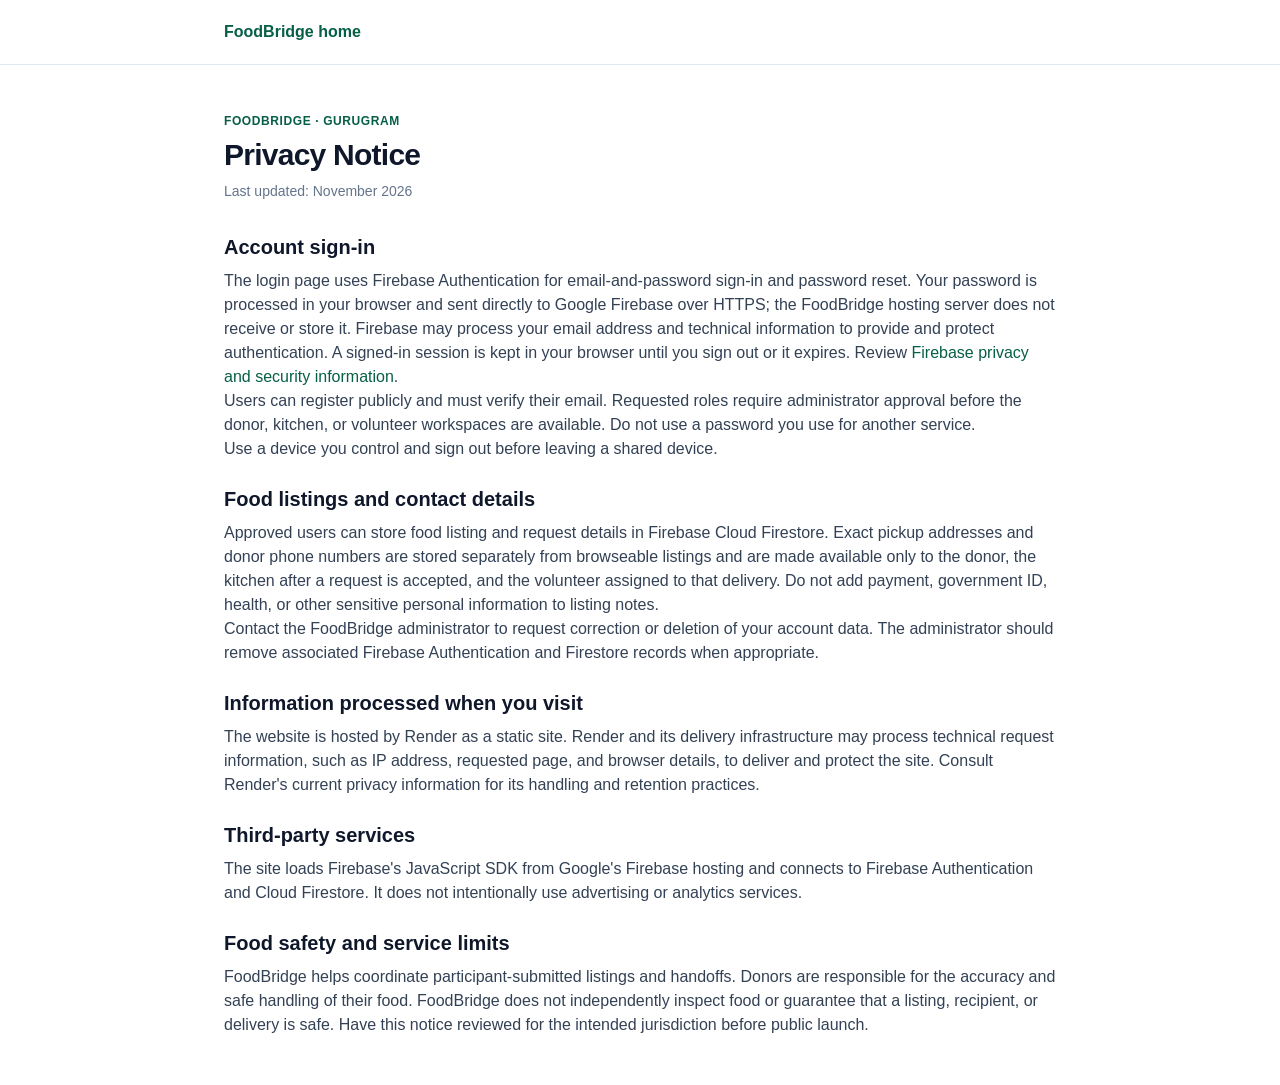
<file: privacy.html>
<!DOCTYPE html>
<html lang="en">
<head>
  <meta charset="UTF-8">
  <meta name="viewport" content="width=device-width, initial-scale=1.0">
  <title>Website Privacy Notice - FoodBridge</title>
  <meta name="description" content="Privacy information for FoodBridge account and food-sharing services.">
  <link rel="icon" type="image/svg+xml" href="favicon.svg">
  <link rel="stylesheet" href="assets/css/tailwind.css">
  <link rel="stylesheet" href="assets/css/styles.css">
</head>
<body class="bg-white text-slate-800 antialiased font-sans">
  <header class="border-b border-slate-200 bg-white">
    <div class="max-w-4xl mx-auto px-4 sm:px-6 lg:px-8 py-5">
      <a href="index.html" class="text-emerald-800 font-semibold hover:underline">FoodBridge home</a>
    </div>
  </header>
  <main class="max-w-4xl mx-auto px-4 sm:px-6 lg:px-8 py-12">
    <p class="text-xs uppercase tracking-wider font-semibold text-emerald-800 mb-2">FoodBridge · Gurugram</p>
    <h1 class="text-3xl font-extrabold text-slate-900 tracking-tight">Privacy Notice</h1>
    <p class="text-sm text-slate-500 mt-2">Last updated: November 2026</p>
    <div class="mt-8 space-y-6 text-sm sm:text-base leading-relaxed text-slate-700">
      <section>
        <h2 class="text-xl font-bold text-slate-900 mb-2">Account sign-in</h2>
        <p>The login page uses Firebase Authentication for email-and-password sign-in and password reset. Your password is processed in your browser and sent directly to Google Firebase over HTTPS; the FoodBridge hosting server does not receive or store it. Firebase may process your email address and technical information to provide and protect authentication. A signed-in session is kept in your browser until you sign out or it expires. Review <a class="text-emerald-800 underline" href="https://firebase.google.com/support/privacy" target="_blank" rel="noopener noreferrer">Firebase privacy and security information</a>.</p>
        <p>Users can register publicly and must verify their email. Requested roles require administrator approval before the donor, kitchen, or volunteer workspaces are available. Do not use a password you use for another service.</p>
        <p>Use a device you control and sign out before leaving a shared device.</p>
      </section>
      <section>
        <h2 class="text-xl font-bold text-slate-900 mb-2">Food listings and contact details</h2>
        <p>Approved users can store food listing and request details in Firebase Cloud Firestore. Exact pickup addresses and donor phone numbers are stored separately from browseable listings and are made available only to the donor, the kitchen after a request is accepted, and the volunteer assigned to that delivery. Do not add payment, government ID, health, or other sensitive personal information to listing notes.</p>
        <p>Contact the FoodBridge administrator to request correction or deletion of your account data. The administrator should remove associated Firebase Authentication and Firestore records when appropriate.</p>
      </section>
      <section>
        <h2 class="text-xl font-bold text-slate-900 mb-2">Information processed when you visit</h2>
        <p>The website is hosted by Render as a static site. Render and its delivery infrastructure may process technical request information, such as IP address, requested page, and browser details, to deliver and protect the site. Consult Render's current privacy information for its handling and retention practices.</p>
      </section>
      <section>
        <h2 class="text-xl font-bold text-slate-900 mb-2">Third-party services</h2>
        <p>The site loads Firebase's JavaScript SDK from Google's Firebase hosting and connects to Firebase Authentication and Cloud Firestore. It does not intentionally use advertising or analytics services.</p>
      </section>
      <section>
        <h2 class="text-xl font-bold text-slate-900 mb-2">Food safety and service limits</h2>
        <p>FoodBridge helps coordinate participant-submitted listings and handoffs. Donors are responsible for the accuracy and safe handling of their food. FoodBridge does not independently inspect food or guarantee that a listing, recipient, or delivery is safe. Have this notice reviewed for the intended jurisdiction before public launch.</p>
      </section>
    </div>
  </main>
</body>
</html>
</file>
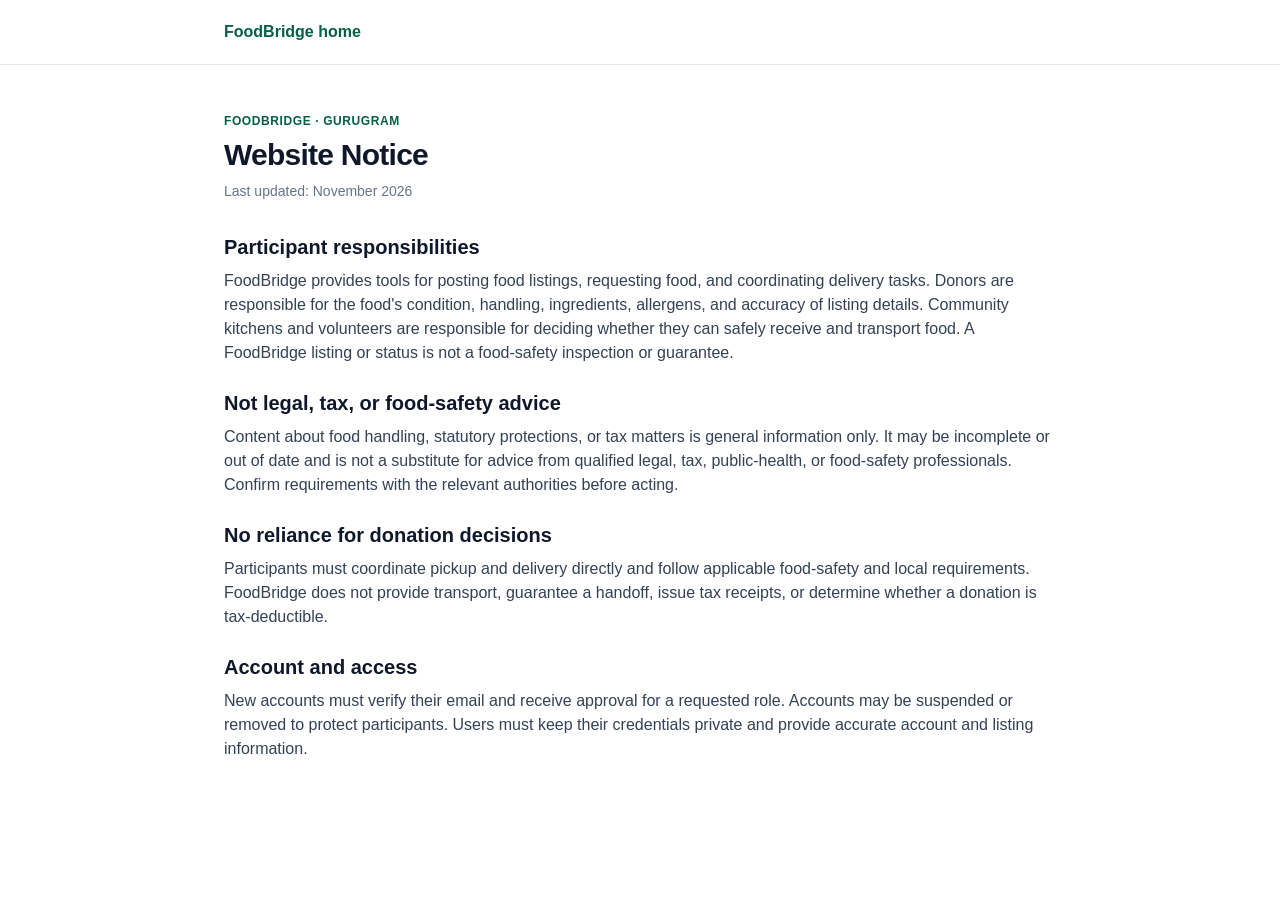
<file: terms.html>
<!DOCTYPE html>
<html lang="en">
<head>
  <meta charset="UTF-8">
  <meta name="viewport" content="width=device-width, initial-scale=1.0">
  <title>Website Notice - FoodBridge</title>
  <meta name="description" content="FoodBridge pilot service and participant responsibilities.">
  <link rel="icon" type="image/svg+xml" href="favicon.svg">
  <link rel="stylesheet" href="assets/css/tailwind.css">
  <link rel="stylesheet" href="assets/css/styles.css">
</head>
<body class="bg-white text-slate-800 antialiased font-sans">
  <header class="border-b border-slate-200 bg-white">
    <div class="max-w-4xl mx-auto px-4 sm:px-6 lg:px-8 py-5">
      <a href="index.html" class="text-emerald-800 font-semibold hover:underline">FoodBridge home</a>
    </div>
  </header>
  <main class="max-w-4xl mx-auto px-4 sm:px-6 lg:px-8 py-12">
    <p class="text-xs uppercase tracking-wider font-semibold text-emerald-800 mb-2">FoodBridge · Gurugram</p>
    <h1 class="text-3xl font-extrabold text-slate-900 tracking-tight">Website Notice</h1>
    <p class="text-sm text-slate-500 mt-2">Last updated: November 2026</p>
    <div class="mt-8 space-y-6 text-sm sm:text-base leading-relaxed text-slate-700">
      <section>
        <h2 class="text-xl font-bold text-slate-900 mb-2">Participant responsibilities</h2>
        <p>FoodBridge provides tools for posting food listings, requesting food, and coordinating delivery tasks. Donors are responsible for the food's condition, handling, ingredients, allergens, and accuracy of listing details. Community kitchens and volunteers are responsible for deciding whether they can safely receive and transport food. A FoodBridge listing or status is not a food-safety inspection or guarantee.</p>
      </section>
      <section>
        <h2 class="text-xl font-bold text-slate-900 mb-2">Not legal, tax, or food-safety advice</h2>
        <p>Content about food handling, statutory protections, or tax matters is general information only. It may be incomplete or out of date and is not a substitute for advice from qualified legal, tax, public-health, or food-safety professionals. Confirm requirements with the relevant authorities before acting.</p>
      </section>
      <section>
        <h2 class="text-xl font-bold text-slate-900 mb-2">No reliance for donation decisions</h2>
        <p>Participants must coordinate pickup and delivery directly and follow applicable food-safety and local requirements. FoodBridge does not provide transport, guarantee a handoff, issue tax receipts, or determine whether a donation is tax-deductible.</p>
      </section>
      <section>
        <h2 class="text-xl font-bold text-slate-900 mb-2">Account and access</h2>
        <p>New accounts must verify their email and receive approval for a requested role. Accounts may be suspended or removed to protect participants. Users must keep their credentials private and provide accurate account and listing information.</p>
      </section>
    </div>
  </main>
</body>
</html>
</file>
<file: assets/css/styles.css>
/* ==========================================================================
   FoodBridge - Institutional Stylesheet
   Design Standards: Rigorous, high-contrast, accessible.
   Standard rectangular geometry and clean typographic hierarchy.
   ========================================================================== */

:root {
  --color-primary: #065f46;
  --color-primary-dark: #044e39;
  --color-slate-900: #0f172a;
  --color-slate-800: #1e293b;
  --color-slate-600: #475569;
  --color-slate-200: #e2e8f0;
  --color-slate-50: #f8fafc;
}

html {
  scroll-behavior: smooth;
  font-family: -apple-system, BlinkMacSystemFont, 'Segoe UI', Roboto, sans-serif;
  color: #1e293b;
  background-color: #ffffff;
  -webkit-font-smoothing: antialiased;
}

/* Institutional Focus States */
a:focus-visible,
button:focus-visible,
input:focus-visible,
select:focus-visible,
textarea:focus-visible {
  outline: 2px solid #065f46;
  outline-offset: 2px;
}

/* Form Controls */
.form-input {
  width: 100%;
  padding: 0.625rem 0.875rem;
  border: 1px solid #cbd5e1;
  border-radius: 0.375rem;
  font-size: 0.875rem;
  line-height: 1.25rem;
  color: #0f172a;
  background-color: #ffffff;
  transition: border-color 0.15s ease-in-out, box-shadow 0.15s ease-in-out;
}

.form-input:focus {
  border-color: #065f46;
  box-shadow: 0 0 0 1px #065f46;
  outline: none;
}

/* Standard Buttons - Strict Rectangular with subtle 4px to 6px radius */
.btn-primary {
  display: inline-flex;
  align-items: center;
  justify-content: center;
  padding: 0.625rem 1.25rem;
  border-radius: 0.375rem;
  font-size: 0.875rem;
  font-weight: 600;
  color: #ffffff;
  background-color: #047857;
  border: 1px solid transparent;
  transition: background-color 0.15s ease-in-out;
}

.btn-primary:hover {
  background-color: #065f46;
}

.btn-secondary {
  display: inline-flex;
  align-items: center;
  justify-content: center;
  padding: 0.625rem 1.25rem;
  border-radius: 0.375rem;
  font-size: 0.875rem;
  font-weight: 600;
  color: #0f172a;
  background-color: #ffffff;
  border: 1px solid #cbd5e1;
  transition: background-color 0.15s ease-in-out, border-color 0.15s ease-in-out;
}

.btn-secondary:hover {
  background-color: #f8fafc;
  border-color: #94a3b8;
}

/* Range Slider - Technical and functional */
input[type="range"].calc-range {
  -webkit-appearance: none;
  appearance: none;
  width: 100%;
  height: 6px;
  background: #cbd5e1;
  border-radius: 3px;
  outline: none;
}

input[type="range"].calc-range::-webkit-slider-thumb {
  -webkit-appearance: none;
  appearance: none;
  width: 20px;
  height: 20px;
  border-radius: 4px;
  background: #047857;
  cursor: pointer;
  border: 2px solid #ffffff;
  box-shadow: 0 1px 3px rgba(0, 0, 0, 0.2);
}

input[type="range"].calc-range::-moz-range-thumb {
  width: 20px;
  height: 20px;
  border-radius: 4px;
  background: #047857;
  cursor: pointer;
  border: 2px solid #ffffff;
  box-shadow: 0 1px 3px rgba(0, 0, 0, 0.2);
}

/* Accordion */
.faq-content {
  max-height: 0;
  overflow: hidden;
  transition: max-height 0.25s ease-out;
}

.faq-item.active .faq-content {
  max-height: 500px;
  transition: max-height 0.3s ease-in;
}

.faq-item.active .faq-chevron {
  transform: rotate(180deg);
}

/* Modals */
.modal-overlay {
  opacity: 0;
  visibility: hidden;
  transition: opacity 0.2s ease, visibility 0.2s ease;
}

.modal-overlay.active {
  opacity: 1;
  visibility: visible;
}

.modal-dialog {
  transform: translateY(10px);
  transition: transform 0.2s ease;
}

.modal-overlay.active .modal-dialog {
  transform: translateY(0);
}

/* Print Utilities */
@media print {

  header,
  footer,
  .no-print {
    display: none !important;
  }
}

.fb-brand-mark {
  display: inline-flex;
  width: 2.5rem;
  height: 2.5rem;
  align-items: center;
  justify-content: center;
  border-radius: 0.8rem;
  color: #fff;
  background: #167447;
  font-size: 1.25rem;
  font-weight: 800;
}

.fb-announcement {
  padding: 0.55rem 1rem;
  color: #fff;
  background: #173c2b;
  font-size: 0.72rem;
  text-align: center;
}

.fb-hero {
  overflow: hidden;
  background: #f5f7ed;
}

.fb-hero-grid {
  display: grid;
  grid-template-columns: minmax(0, 1fr) minmax(0, 0.9fr);
  gap: 3rem;
  align-items: center;
  padding-top: 4.5rem;
  padding-bottom: 3.5rem;
}

.fb-hero-copy {
  max-width: 39rem;
}

.fb-eyebrow,
.fb-section-kicker {
  margin-bottom: 0.85rem;
  color: #167447;
  font-size: 0.72rem;
  font-weight: 800;
  letter-spacing: 0.13em;
  line-height: 1.4;
  text-transform: uppercase;
}

.fb-eyebrow {
  display: inline-flex;
  align-items: center;
  gap: 0.55rem;
  padding: 0.5rem 0.8rem;
  border: 1px solid #d6e5cb;
  border-radius: 999px;
  background: #fff;
  letter-spacing: 0.08em;
}

.fb-eyebrow-dot,
.fb-bottom-dot {
  width: 0.42rem;
  height: 0.42rem;
  border-radius: 50%;
  background: #80a94c;
}

.fb-hero h1 {
  max-width: 42rem;
  margin: 0.7rem 0 1.2rem;
  color: #173c2b;
  font-size: clamp(2.6rem, 5.2vw, 4.6rem);
  font-weight: 800;
  letter-spacing: -0.065em;
  line-height: 1.03;
}

.fb-hero h1 span {
  color: #568743;
}

.fb-hero-intro {
  max-width: 34rem;
  margin-bottom: 1.8rem;
  color: #526357;
  font-size: 1.08rem;
  line-height: 1.75;
}

.fb-account-note {
  margin-top: 1.3rem;
  color: #65756a;
  font-size: 0.72rem;
}

.fb-hero-visual {
  position: relative;
  max-width: 36rem;
  justify-self: end;
}

.fb-hero-visual img {
  display: block;
  width: 100%;
}

.fb-hero-sticker {
  position: absolute;
  right: -0.6rem;
  bottom: 1.6rem;
  display: flex;
  align-items: center;
  gap: 0.7rem;
  padding: 0.85rem 1rem;
  border: 1px solid #e6eadf;
  border-radius: 1rem;
  background: #fff;
  box-shadow: 0 16px 40px rgb(34 54 37 / 12%);
}

.fb-sticker-icon {
  display: grid;
  width: 2.2rem;
  height: 2.2rem;
  place-items: center;
  border-radius: 0.7rem;
  color: #fff;
  background: #6f964e;
  font-size: 1.35rem;
}

.fb-hero-sticker strong,
.fb-hero-sticker small {
  display: block;
}

.fb-hero-sticker strong {
  color: #173c2b;
  font-size: 0.82rem;
}

.fb-hero-sticker small {
  margin-top: 0.15rem;
  color: #718074;
  font-size: 0.68rem;
}

.fb-hero-bottom {
  display: flex;
  align-items: center;
  gap: 0.75rem;
  padding-bottom: 1.5rem;
  color: #607061;
  font-size: 0.72rem;
  font-weight: 600;
}

.fb-bottom-dot {
  width: 0.28rem;
  height: 0.28rem;
}

.fb-section-heading {
  max-width: 44rem;
  margin: 0 auto 2.7rem;
  text-align: center;
}

.fb-section-heading h2,
.fb-solution-copy h2,
.fb-impact-copy h2,
.fb-join-heading h2 {
  margin: 0 0 0.8rem;
  color: #173c2b;
  font-size: clamp(1.9rem, 3.2vw, 2.75rem);
  font-weight: 800;
  letter-spacing: -0.045em;
  line-height: 1.12;
}

.fb-section-heading > p:last-child,
.fb-solution-copy > p:not(.fb-section-kicker),
.fb-impact-copy > p:not(.fb-section-kicker),
.fb-join-heading > p:not(.fb-section-kicker) {
  color: #66746a;
  font-size: 0.95rem;
  line-height: 1.75;
}

.fb-problem-grid {
  display: grid;
  grid-template-columns: repeat(3, minmax(0, 1fr));
  gap: 1rem;
}

.fb-stat-card {
  position: relative;
  min-height: 17rem;
  padding: 1.7rem;
  border: 1px solid #e6e9df;
  border-radius: 1.1rem;
  background: #fff;
}

.fb-stat-card-accent {
  background: #f3f6e8;
}

.fb-stat-icon {
  display: grid;
  width: 2.35rem;
  height: 2.35rem;
  margin-bottom: 1.7rem;
  place-items: center;
  border-radius: 0.7rem;
  color: #47733e;
  background: #edf3e6;
  font-size: 0.72rem;
  font-weight: 800;
}

.fb-stat-card > strong {
  display: block;
  margin-bottom: 0.45rem;
  color: #173c2b;
  font-size: 1.75rem;
  letter-spacing: -0.04em;
  line-height: 1.15;
}

.fb-stat-card h3 {
  margin-bottom: 0.55rem;
  color: #294d37;
  font-size: 0.92rem;
  font-weight: 700;
}

.fb-stat-card p {
  margin-bottom: 1rem;
  color: #69756c;
  font-size: 0.78rem;
  line-height: 1.65;
}

.fb-stat-card a,
.fb-stat-source {
  color: #47733e;
  font-size: 0.68rem;
  font-weight: 700;
}

.fb-source-note,
.fb-concept-caption {
  margin-top: 1rem;
  color: #778178;
  font-size: 0.68rem;
  text-align: center;
}

.fb-solution-section,
.fb-features-section,
.fb-stories-section {
  padding: 5rem 0;
  background: #f5f7ed;
}

.fb-solution-grid {
  display: grid;
  grid-template-columns: minmax(0, 0.95fr) minmax(0, 1fr);
  gap: 4rem;
  align-items: center;
}

.fb-solution-copy {
  max-width: 35rem;
}

.fb-solution-copy > p:not(.fb-section-kicker) {
  margin-bottom: 1.5rem;
}

.fb-solution-art {
  position: relative;
  min-height: 22rem;
  overflow: hidden;
  border: 1px solid #e2e8d5;
  border-radius: 1.5rem;
  background: #e8efdb;
}

.fb-solution-circle {
  position: absolute;
  top: 2rem;
  left: 50%;
  width: 17rem;
  height: 17rem;
  border-radius: 50%;
  background: #d3e2be;
  transform: translateX(-50%);
}

.fb-food-card {
  position: absolute;
  z-index: 1;
  display: flex;
  align-items: center;
  gap: 0.5rem;
  padding: 1rem;
  border: 1px solid #ecefe5;
  border-radius: 1rem;
  background: #fffdf6;
  box-shadow: 0 18px 35px rgb(34 54 37 / 10%);
  color: #31503a;
  font-size: 0.75rem;
  font-weight: 700;
}

.fb-food-card-one {
  top: 5rem;
  left: 1.5rem;
  flex-wrap: wrap;
  width: 10rem;
}

.fb-food-card-one i {
  width: 1.6rem;
  height: 1.6rem;
  border-radius: 50%;
  background: #9ab865;
}

.fb-food-card-one i:nth-of-type(2) {
  background: #e9b64b;
}

.fb-food-card-one i:nth-of-type(3) {
  background: #cc7653;
}

.fb-food-card-two {
  right: 1.5rem;
  bottom: 4rem;
}

.fb-food-card-two b {
  display: grid;
  width: 1.5rem;
  height: 1.5rem;
  place-items: center;
  border-radius: 50%;
  color: white;
  background: #6f964e;
}

.fb-route-line {
  position: absolute;
  top: 50%;
  left: 8rem;
  width: calc(100% - 16rem);
  border-top: 2px dashed #7e9c68;
  transform: rotate(20deg);
}

.fb-route-node {
  position: absolute;
  z-index: 2;
  width: 0.8rem;
  height: 0.8rem;
  border: 3px solid #fff;
  border-radius: 50%;
  background: #568743;
}

.fb-route-node-one {
  top: 8.3rem;
  left: 44%;
}

.fb-route-node-two {
  right: 23%;
  bottom: 7rem;
}

.fb-check-list {
  display: grid;
  gap: 0.9rem;
  margin: 1.6rem 0;
}

.fb-check-list li {
  display: flex;
  align-items: center;
  gap: 0.75rem;
  color: #405748;
  font-size: 0.82rem;
}

.fb-check-list li span {
  color: #78945c;
  font-size: 0.68rem;
  font-weight: 800;
}

.fb-text-link {
  display: inline-flex;
  gap: 0.45rem;
  align-items: center;
  color: #39744c;
  font-size: 0.82rem;
  font-weight: 700;
}

.fb-steps-grid {
  display: grid;
  grid-template-columns: repeat(3, minmax(0, 1fr));
  gap: 1rem;
}

.fb-step-card,
.fb-feature-card {
  position: relative;
  padding: 1.6rem;
  border: 1px solid #e6e9df;
  border-radius: 1rem;
  background: #fff;
}

.fb-step-number {
  position: absolute;
  top: 1.5rem;
  right: 1.5rem;
  color: #99a58f;
  font-size: 0.72rem;
  font-weight: 800;
}

.fb-step-icon {
  display: grid;
  width: 3rem;
  height: 3rem;
  margin-bottom: 1.6rem;
  place-items: center;
  border-radius: 0.9rem;
  color: #47733e;
  background: #f0f4e8;
  font-size: 1.35rem;
  font-weight: 700;
}

.fb-step-card h3,
.fb-feature-card h3,
.fb-join-card h3 {
  margin-bottom: 0.55rem;
  color: #234532;
  font-size: 1.05rem;
  font-weight: 750;
}

.fb-step-card p,
.fb-feature-card p,
.fb-join-card p {
  margin-bottom: 1.2rem;
  color: #6a776d;
  font-size: 0.8rem;
  line-height: 1.7;
}

.fb-step-tag {
  display: inline-block;
  padding: 0.35rem 0.6rem;
  border-radius: 0.4rem;
  color: #557244;
  background: #f0f4e8;
  font-size: 0.65rem;
  font-weight: 700;
}

.fb-features-section {
  background: #fff;
}

.fb-features-grid {
  display: grid;
  grid-template-columns: repeat(4, minmax(0, 1fr));
  gap: 1rem;
}

.fb-feature-card {
  background: #f8f9f4;
}

.fb-feature-icon {
  display: block;
  margin-bottom: 1.4rem;
  color: #78945c;
  font-size: 0.72rem;
  font-weight: 800;
}

.fb-impact-panel {
  display: grid;
  grid-template-columns: minmax(0, 1.2fr) minmax(15rem, 0.8fr);
  gap: 3rem;
  align-items: center;
  padding: 3rem;
  border-radius: 1.5rem;
  background: #f0f4e8;
}

.fb-impact-copy h2 {
  max-width: 30rem;
}

.fb-estimator-control {
  margin-top: 1.6rem;
}

.fb-estimator-control > label {
  display: block;
  margin-bottom: 0.65rem;
  color: #526357;
  font-size: 0.75rem;
  font-weight: 700;
}

.fb-estimator-value {
  display: flex;
  align-items: center;
  gap: 0.45rem;
  margin-bottom: 0.7rem;
  color: #637261;
  font-size: 0.78rem;
}

.fb-estimator-value input {
  width: 6rem;
  padding: 0.4rem 0.55rem;
  border: 1px solid #d4dfca;
  border-radius: 0.45rem;
  color: #234532;
  background: #fff;
  font-size: 0.9rem;
  font-weight: 700;
}

.fb-range-labels {
  display: flex;
  justify-content: space-between;
  color: #849080;
  font-size: 0.65rem;
}

.fb-presets {
  display: flex;
  flex-wrap: wrap;
  gap: 0.45rem;
  margin-top: 0.8rem;
}

.fb-presets button {
  padding: 0.35rem 0.55rem;
  border: 1px solid #d4dfca;
  border-radius: 0.4rem;
  color: #526357;
  background: #fff;
  font-size: 0.68rem;
  font-weight: 650;
}

.fb-presets button:hover {
  border-color: #80a94c;
}

.fb-estimator-assumption {
  margin-top: 0.8rem;
  color: #788477;
  font-size: 0.65rem;
  line-height: 1.5;
}

.fb-impact-result {
  display: flex;
  min-height: 17rem;
  flex-direction: column;
  align-items: center;
  justify-content: center;
  padding: 2rem;
  border-radius: 1.2rem;
  background: #fffdf6;
  text-align: center;
}

.fb-impact-result > p {
  margin: 1rem 0 0.2rem;
  color: #6d786c;
  font-size: 0.78rem;
}

.fb-impact-result > strong {
  color: #39744c;
  font-size: 3.8rem;
  font-weight: 800;
  letter-spacing: -0.07em;
  line-height: 1;
}

.fb-impact-result > span {
  margin-top: 0.4rem;
  color: #31503a;
  font-size: 0.88rem;
  font-weight: 700;
}

.fb-impact-result > small {
  margin-top: 0.3rem;
  color: #8a9387;
  font-size: 0.66rem;
}

.fb-impact-plate {
  position: relative;
  width: 5.6rem;
  height: 5.6rem;
  border: 0.6rem solid #e9efdf;
  border-radius: 50%;
  background: #fff;
  box-shadow: inset 0 0 0 2px #f4e5bb;
}

.fb-impact-plate span,
.fb-impact-plate i,
.fb-impact-plate b {
  position: absolute;
  display: block;
  border-radius: 50%;
}

.fb-impact-plate span {
  top: 1.45rem;
  left: 1.15rem;
  width: 1rem;
  height: 1rem;
  background: #8dae5f;
}

.fb-impact-plate i {
  top: 1.05rem;
  right: 0.9rem;
  width: 0.75rem;
  height: 0.75rem;
  background: #e4b548;
}

.fb-impact-plate b {
  right: 1.25rem;
  bottom: 0.9rem;
  width: 1rem;
  height: 1rem;
  background: #cb7855;
}

.fb-stories-section {
  background: #f5f7ed;
}

.fb-story-card {
  display: grid;
  grid-template-columns: minmax(0, 0.9fr) minmax(0, 1.1fr);
  overflow: hidden;
  border: 1px solid #e4e9dc;
  border-radius: 1.35rem;
  background: #fff;
}

.fb-story-visual {
  position: relative;
  min-height: 20rem;
  overflow: hidden;
  background: #e8efdb;
}

.fb-story-sun {
  position: absolute;
  top: 2rem;
  right: 2.3rem;
  width: 4rem;
  height: 4rem;
  border-radius: 50%;
  background: #edc961;
}

.fb-story-table {
  position: absolute;
  right: 12%;
  bottom: 4rem;
  left: 12%;
  height: 1.1rem;
  border-radius: 0.5rem;
  background: #926443;
  box-shadow: 0 1.7rem 0 -0.3rem #71513b;
}

.fb-story-bowl {
  position: absolute;
  bottom: 5.1rem;
  left: 40%;
  width: 5rem;
  height: 2.6rem;
  border: 0.45rem solid #fffdf6;
  border-top: 0;
  border-radius: 0 0 3rem 3rem;
  background: #e6ba51;
}

.fb-story-leaf {
  position: absolute;
  bottom: 7.7rem;
  width: 1.4rem;
  height: 2.4rem;
  border-radius: 100% 0 100% 0;
  background: #6c9854;
  transform: rotate(25deg);
}

.fb-story-leaf-one {
  left: 46%;
}

.fb-story-leaf-two {
  left: 54%;
  background: #91b66a;
  transform: rotate(65deg);
}

.fb-story-copy {
  align-self: center;
  padding: 2.5rem;
}

.fb-story-label {
  display: inline-block;
  margin-bottom: 1rem;
  color: #678251;
  font-size: 0.65rem;
  font-weight: 800;
  letter-spacing: 0.08em;
  text-transform: uppercase;
}

.fb-story-copy blockquote {
  margin-bottom: 1rem;
  color: #234532;
  font-size: clamp(1.4rem, 2.5vw, 2rem);
  font-weight: 750;
  letter-spacing: -0.035em;
  line-height: 1.3;
}

.fb-story-copy > p {
  margin-bottom: 1.2rem;
  color: #6a776d;
  font-size: 0.82rem;
  line-height: 1.75;
}

.fb-join-section {
  padding: 5rem 0;
  color: #fff;
  background: #173c2b;
}

.fb-join-heading {
  max-width: 42rem;
  margin: 0 auto 2.5rem;
  text-align: center;
}

.fb-join-heading h2 {
  color: #fff;
}

.fb-join-heading .fb-section-kicker {
  color: #b6d28e;
}

.fb-join-heading > p:not(.fb-section-kicker) {
  color: #ccdbce;
}

.fb-join-grid {
  display: grid;
  grid-template-columns: repeat(3, minmax(0, 1fr));
  gap: 1rem;
}

.fb-join-card {
  padding: 1.5rem;
  border: 1px solid rgb(255 255 255 / 18%);
  border-radius: 1rem;
  background: rgb(255 255 255 / 6%);
}

.fb-join-number {
  display: block;
  margin-bottom: 1.5rem;
  color: #b6d28e;
  font-size: 0.66rem;
  font-weight: 800;
  letter-spacing: 0.1em;
}

.fb-join-card h3 {
  color: #fff;
}

.fb-join-card p {
  color: #d1ded3;
}

.fb-join-card a {
  color: #c6df9f;
  font-size: 0.75rem;
  font-weight: 700;
}

.fb-launch-note {
  margin-top: 1.5rem;
  color: #c7d7ca;
  font-size: 0.7rem;
  text-align: center;
}

.fb-faq-item {
  overflow: hidden;
  border: 1px solid #e6e9df;
  border-radius: 0.8rem;
}

.fb-faq-item .faq-trigger {
  display: flex;
  width: 100%;
  align-items: center;
  justify-content: space-between;
  gap: 1rem;
  padding: 1.1rem 1.2rem;
  color: #234532;
  background: #fff;
  font-size: 0.85rem;
  font-weight: 700;
  text-align: left;
}

.fb-faq-item .faq-content {
  padding: 0 1.2rem;
  color: #69756c;
  font-size: 0.8rem;
  line-height: 1.7;
}

.fb-faq-item.active .faq-content {
  padding-bottom: 1.1rem;
}

.fb-faq-item .faq-chevron {
  flex: 0 0 auto;
  transition: transform 0.2s ease;
}

.fb-faq-item.active .faq-chevron {
  transform: rotate(180deg);
}

.fb-footer {
  padding: 2.6rem 0 1.3rem;
  color: #fff;
  background: #102b20;
}

.fb-footer-main {
  display: grid;
  grid-template-columns: minmax(12rem, 0.8fr) minmax(15rem, 1.2fr) auto;
  gap: 2rem;
  align-items: start;
  padding-bottom: 2rem;
  border-bottom: 1px solid rgb(255 255 255 / 15%);
}

.fb-footer-main > p {
  max-width: 25rem;
  color: #becdc1;
  font-size: 0.75rem;
  line-height: 1.7;
}

.fb-footer-main nav {
  display: grid;
  gap: 0.65rem;
  color: #d3ded5;
  font-size: 0.72rem;
}

.fb-footer-main nav a:hover {
  color: #c6df9f;
}

.fb-footer-bottom {
  display: flex;
  justify-content: space-between;
  gap: 1rem;
  padding-top: 1rem;
  color: #9eb1a2;
  font-size: 0.65rem;
}

.fb-login-page {
  min-height: 100vh;
  background: #f5f7ed;
}

.fb-login-header {
  display: flex;
  min-height: 5.25rem;
  align-items: center;
  justify-content: space-between;
  gap: 1rem;
  padding: 1rem max(1.5rem, calc((100vw - 80rem) / 2));
  background: #fff;
  border-bottom: 1px solid #e6e9df;
}

.fb-login-back,
.fb-login-home-link,
.fb-login-footer a {
  color: #126544;
  font-size: 0.8rem;
  font-weight: 700;
}

.fb-login-back:hover,
.fb-login-home-link:hover,
.fb-login-footer a:hover {
  text-decoration: underline;
}

.fb-login-main {
  display: grid;
  min-height: calc(100vh - 11.5rem);
  place-items: center;
  padding: 3rem 1.5rem;
}

.fb-login-card {
  display: grid;
  width: min(100%, 58rem);
  grid-template-columns: repeat(2, minmax(0, 1fr));
  overflow: hidden;
  border: 1px solid #e1e7db;
  background: #fff;
  box-shadow: 0 1.5rem 4rem rgb(27 55 37 / 10%);
}

.fb-login-intro {
  display: flex;
  flex-direction: column;
  justify-content: center;
  min-height: 31rem;
  padding: 3.25rem;
  color: #fff;
  background: #173c2b;
}

.fb-login-intro .fb-section-kicker {
  color: #c6df9f;
}

.fb-login-intro h1 {
  max-width: 20rem;
  margin-bottom: 1rem;
  color: #fff;
  font-size: clamp(2.5rem, 5vw, 3.6rem);
  font-weight: 800;
  letter-spacing: -0.06em;
  line-height: 1.05;
}

.fb-login-intro > p:not(.fb-section-kicker) {
  max-width: 26rem;
  color: #d3ded5;
  font-size: 0.95rem;
  line-height: 1.75;
}

.fb-login-form-panel {
  display: flex;
  flex-direction: column;
  justify-content: center;
  padding: 3rem;
}

.fb-login-form-panel h2 {
  margin-bottom: 0.4rem;
  color: #173c2b;
  font-size: 1.65rem;
  font-weight: 800;
  letter-spacing: -0.04em;
}

.fb-login-subtitle {
  margin-bottom: 1.4rem;
  color: #647267;
  font-size: 0.85rem;
}

.fb-login-notice {
  margin-bottom: 1.4rem;
  padding: 0.8rem 0.9rem;
  border: 1px solid #d9e5c7;
  color: #345537;
  background: #f5f8ee;
  font-size: 0.75rem;
  line-height: 1.55;
}

.fb-login-form-panel fieldset {
  display: grid;
  gap: 0.55rem;
  border: 0;
  padding: 0;
}

.fb-login-form-panel label {
  margin-top: 0.3rem;
  color: #34443a;
  font-size: 0.78rem;
  font-weight: 700;
}

.fb-login-form-panel input {
  width: 100%;
  min-height: 2.8rem;
  padding: 0.65rem 0.8rem;
  border: 1px solid #d2dacf;
  border-radius: 0.375rem;
  color: #56635a;
  background: #f7f8f6;
  font-size: 0.84rem;
}

.fb-login-form-panel fieldset:disabled input {
  cursor: not-allowed;
}

.fb-login-form-panel button:disabled {
  margin-top: 0.8rem;
  cursor: not-allowed;
  opacity: 0.65;
}

.fb-login-form-panel .fb-login-reset {
  justify-self: start;
  padding: 0.4rem 0;
  color: #126544;
  font-size: 0.76rem;
  font-weight: 700;
}

.fb-login-error {
  margin-bottom: 1rem;
  padding: 0.8rem 0.9rem;
  border: 1px solid #e8c5bd;
  color: #8b2c1c;
  background: #fff7f4;
  font-size: 0.78rem;
  line-height: 1.55;
}

.fb-login-error[hidden],
.fb-signed-in-panel[hidden] {
  display: none;
}

.fb-signed-in-panel > p:first-child {
  margin-bottom: 0.3rem;
  color: #647267;
  font-size: 0.78rem;
}

.fb-signed-in-panel > strong {
  display: block;
  overflow-wrap: anywhere;
  color: #173c2b;
  font-size: 0.9rem;
}

.fb-signed-in-panel .fb-login-notice {
  margin-top: 1rem;
}

.fb-login-home-link {
  align-self: flex-start;
  margin-top: 1.4rem;
}

.fb-login-footer {
  display: flex;
  justify-content: space-between;
  gap: 1rem;
  padding: 1rem max(1.5rem, calc((100vw - 80rem) / 2));
  color: #647267;
  font-size: 0.72rem;
}

[hidden] {
  display: none !important;
}

.fb-account-nav {
  display: flex;
  justify-content: flex-end;
  min-width: max-content;
}

.fb-account-menu {
  position: relative;
}

.fb-account-summary {
  display: grid;
  width: 2.9rem;
  height: 2.9rem;
  place-items: center;
  padding: 0.15rem;
  border: 1px solid #d5dfd4;
  border-radius: 50%;
  color: #174b35;
  background: #fff;
  cursor: pointer;
  list-style: none;
}

.fb-account-summary::-webkit-details-marker {
  display: none;
}

.fb-account-avatar {
  position: relative;
  display: grid;
  width: 2.4rem;
  height: 2.4rem;
  flex: 0 0 auto;
  place-items: center;
  overflow: hidden;
  border-radius: 50%;
  color: #fff;
  background: #176b4a;
  font-size: 0.78rem;
  font-weight: 800;
  letter-spacing: 0.03em;
}

.fb-account-avatar-image {
  position: absolute;
  inset: 0;
  width: 100%;
  height: 100%;
  border-radius: 50%;
  object-fit: cover;
}

.fb-account-summary:focus-visible {
  outline: 3px solid #a6c76a;
  outline-offset: 3px;
}

.fb-account-summary:hover {
  border-color: #176b4a;
}

.fb-account-dropdown {
  position: absolute;
  z-index: 40;
  top: calc(100% + 0.35rem);
  right: 0;
  display: grid;
  min-width: 12rem;
  gap: 0.15rem;
  padding: 0.45rem;
  border: 1px solid #dfe6dc;
  background: #fff;
  box-shadow: 0 0.8rem 2rem rgb(20 49 32 / 14%);
}

.fb-account-dropdown a,
.fb-account-dropdown button {
  padding: 0.65rem 0.7rem;
  color: #254533;
  font-size: 0.78rem;
  text-align: left;
}

.fb-account-dropdown a:hover,
.fb-account-dropdown button:hover {
  background: #f2f6ee;
}

.fb-account-role {
  padding: 0.35rem 0.7rem;
  color: #68766b;
  font-size: 0.68rem;
}

.fb-mobile-account-nav {
  padding-top: 0.6rem;
  border-top: 1px solid #e2e8e0;
}

.fb-mobile-account-nav .fb-account-nav {
  justify-content: flex-start;
}

.fb-app-header {
  position: sticky;
  z-index: 30;
  top: 0;
  display: flex;
  min-height: 4.75rem;
  align-items: center;
  justify-content: space-between;
  gap: 1.5rem;
  padding: 0.75rem max(1.5rem, calc((100vw - 80rem) / 2));
  border-bottom: 1px solid #e2e8e0;
  background: #fff;
}

.fb-app-header nav {
  display: flex;
  align-items: center;
  gap: 1.25rem;
  color: #435347;
  font-size: 0.8rem;
  font-weight: 600;
}

.fb-app-header nav a[aria-current="page"] {
  color: #0c704b;
}

.fb-app-main {
  width: min(100% - 3rem, 76rem);
  min-height: calc(100vh - 11rem);
  margin: 0 auto;
  padding: 2rem 0 4rem;
}

.fb-app-back {
  color: #146744;
  font-size: 0.78rem;
  font-weight: 700;
}

.fb-app-title {
  max-width: 48rem;
  margin: 2rem 0;
}

.fb-app-title h1 {
  margin: 0 0 0.5rem;
  color: #173c2b;
  font-size: clamp(2rem, 4vw, 3rem);
  font-weight: 800;
  letter-spacing: -0.05em;
}

.fb-app-title > p:last-child {
  color: #647267;
  font-size: 0.95rem;
  line-height: 1.65;
}

.fb-page-status {
  margin: 0.8rem 0;
  padding: 0.85rem 1rem;
  border: 1px solid #d9e5c7;
  color: #345537;
  background: #f5f8ee;
  font-size: 0.8rem;
  line-height: 1.55;
}

.fb-page-status-error {
  border-color: #e8c5bd;
  color: #8b2c1c;
  background: #fff7f4;
}

.fb-app-grid {
  display: grid;
  grid-template-columns: minmax(0, 1fr) minmax(0, 1fr);
  align-items: start;
  gap: 1.25rem;
}

.fb-app-grid-one {
  grid-template-columns: minmax(0, 1fr);
}

.fb-app-card {
  min-width: 0;
  padding: 1.5rem;
  border: 1px solid #e1e7db;
  background: #fff;
  box-shadow: 0 0.6rem 2rem rgb(27 55 37 / 5%);
}

.fb-app-card h2 {
  margin: 0 0 0.35rem;
  color: #173c2b;
  font-size: 1.2rem;
  font-weight: 800;
}

.fb-app-help {
  margin: 0.25rem 0 1rem;
  color: #6b776e;
  font-size: 0.76rem;
  line-height: 1.6;
}

.fb-app-form {
  display: grid;
  gap: 0.55rem;
}

.fb-app-form label,
.fb-request-form label {
  margin-top: 0.35rem;
  color: #34443a;
  font-size: 0.77rem;
  font-weight: 700;
}

.fb-app-form input,
.fb-app-form select,
.fb-app-form textarea,
.fb-request-form textarea {
  width: 100%;
  min-height: 2.7rem;
  padding: 0.65rem 0.75rem;
  border: 1px solid #d2dacf;
  border-radius: 0.25rem;
  color: #23332a;
  background: #fff;
  font-size: 0.82rem;
}

.fb-app-form input[readonly] {
  color: #657369;
  background: #f4f6f2;
}

.fb-app-form textarea,
.fb-request-form textarea {
  min-height: 5rem;
  resize: vertical;
}

.fb-form-pair {
  display: grid;
  grid-template-columns: 1fr 1fr;
  gap: 0.8rem;
}

.fb-form-pair > div {
  display: grid;
  gap: 0.55rem;
}

.fb-check-label {
  display: flex;
  align-items: flex-start;
  gap: 0.6rem;
  margin: 0.5rem 0;
  color: #46564a !important;
  font-weight: 500 !important;
  line-height: 1.55;
}

.fb-check-label input {
  width: auto;
  min-height: auto;
  margin-top: 0.2rem;
}

.fb-card-heading,
.fb-record-heading {
  display: flex;
  align-items: flex-start;
  justify-content: space-between;
  gap: 0.8rem;
}

.fb-record-list {
  display: grid;
  gap: 0.9rem;
}

.fb-record-card {
  padding: 1rem;
  border: 1px solid #e1e7db;
  background: #fcfdfb;
}

.fb-record-card h3 {
  margin: 0;
  color: #193c2a;
  font-size: 0.95rem;
  font-weight: 800;
}

.fb-record-card p {
  margin: 0.55rem 0;
  color: #46564a;
  font-size: 0.8rem;
  line-height: 1.55;
  overflow-wrap: anywhere;
}

.fb-record-meta {
  color: #738076 !important;
  font-size: 0.72rem !important;
}

.fb-record-status {
  flex: 0 0 auto;
  padding: 0.25rem 0.45rem;
  background: #eef2ea;
  color: #506151;
  font-size: 0.65rem;
  font-weight: 800;
  text-transform: capitalize;
}

.fb-status-available,
.fb-status-open,
.fb-status-approved {
  color: #17613c;
  background: #e8f4e7;
}

.fb-status-matched,
.fb-status-accepted,
.fb-status-claimed {
  color: #80530c;
  background: #fff3d6;
}

.fb-record-subheading {
  display: block;
  margin-top: 1rem;
  color: #254533;
  font-size: 0.8rem;
  font-weight: 800;
}

.fb-record-actions {
  display: flex;
  flex-wrap: wrap;
  gap: 0.55rem;
  margin-top: 0.7rem;
}

.fb-request-card {
  margin-top: 0.65rem;
  padding: 0.8rem;
  border-left: 2px solid #94b66b;
  background: #f5f7f0;
}

.fb-inline-action {
  margin-top: 0.4rem;
  color: #126544;
  font-size: 0.76rem;
  font-weight: 700;
  text-decoration: underline;
}

.fb-request-form {
  display: grid;
  gap: 0.45rem;
  margin-top: 0.8rem;
}

.fb-empty-state {
  padding: 1.2rem;
  color: #738076;
  background: #f7f8f5;
  font-size: 0.8rem;
  line-height: 1.6;
}

.fb-account-status {
  margin-bottom: 1.25rem;
  padding: 0.9rem 1rem;
  border: 1px solid #d9e5c7;
  font-size: 0.8rem;
  line-height: 1.55;
}

.fb-account-status-approved {
  color: #17613c;
  background: #eef7eb;
}

.fb-account-status-pending {
  color: #80530c;
  background: #fff7e2;
}

.fb-account-actions {
  display: flex;
  flex-wrap: wrap;
  gap: 1rem;
  margin-top: 1.5rem;
  font-size: 0.78rem;
  font-weight: 700;
}

.fb-account-actions a {
  color: #126544;
  text-decoration: underline;
}

.fb-login-switch {
  margin-top: 1rem;
  color: #667268;
  font-size: 0.78rem;
}

.fb-login-switch button {
  color: #126544;
  font-weight: 800;
  text-decoration: underline;
}

@media (max-width: 800px) {
  .fb-hero-grid,
  .fb-solution-grid {
    grid-template-columns: 1fr;
  }

  .fb-hero-grid {
    gap: 1rem;
    padding-top: 3.5rem;
  }

  .fb-hero-visual {
    width: min(100%, 33rem);
    justify-self: center;
  }

  .fb-problem-grid,
  .fb-steps-grid {
    grid-template-columns: 1fr;
  }

  .fb-features-grid {
    grid-template-columns: repeat(2, minmax(0, 1fr));
  }

  .fb-impact-panel {
    grid-template-columns: 1fr;
    padding: 2rem;
  }

  .fb-story-card {
    grid-template-columns: 1fr;
  }

  .fb-story-visual {
    min-height: 16rem;
  }

  .fb-join-grid {
    grid-template-columns: 1fr;
  }

  .fb-footer-main {
    grid-template-columns: 1fr 1fr;
  }

  .fb-login-main {
    min-height: auto;
  }

  .fb-app-header {
    flex-wrap: wrap;
    gap: 0.75rem 1rem;
    padding: 0.75rem 1rem;
  }

  .fb-app-header nav {
    order: 3;
    width: 100%;
    justify-content: space-between;
    gap: 0.5rem;
    font-size: 0.72rem;
  }

  .fb-app-main {
    width: min(100% - 2rem, 76rem);
  }

  .fb-app-grid {
    grid-template-columns: 1fr;
  }

  .fb-login-intro,
  .fb-login-form-panel {
    padding: 2.25rem;
  }
}

@media (max-width: 520px) {
  .fb-hero h1 {
    font-size: 2.65rem;
  }

  .fb-hero-bottom {
    flex-wrap: wrap;
    font-size: 0.65rem;
  }

  .fb-features-grid,
  .fb-footer-main {
    grid-template-columns: 1fr;
  }

  .fb-impact-panel,
  .fb-story-copy {
    padding: 1.4rem;
  }

  .fb-footer-bottom {
    flex-direction: column;
  }

  .fb-login-header {
    min-height: 4.5rem;
    padding: 0.8rem 1rem;
  }

  .fb-login-back {
    font-size: 0.7rem;
  }

  .fb-login-main {
    padding: 1.25rem 1rem;
  }

  .fb-login-card {
    grid-template-columns: 1fr;
  }

  .fb-login-intro,
  .fb-login-form-panel {
    min-height: auto;
    padding: 1.5rem;
  }

  .fb-login-intro h1 {
    font-size: 2.5rem;
  }

  .fb-login-footer {
    padding: 1rem;
  }

  .fb-app-card {
    padding: 1rem;
  }

  .fb-card-heading {
    align-items: flex-start;
  }

  .fb-app-main {
    padding-top: 1.25rem;
  }

  .fb-form-pair {
    grid-template-columns: 1fr 1fr;
  }
}
</file>
